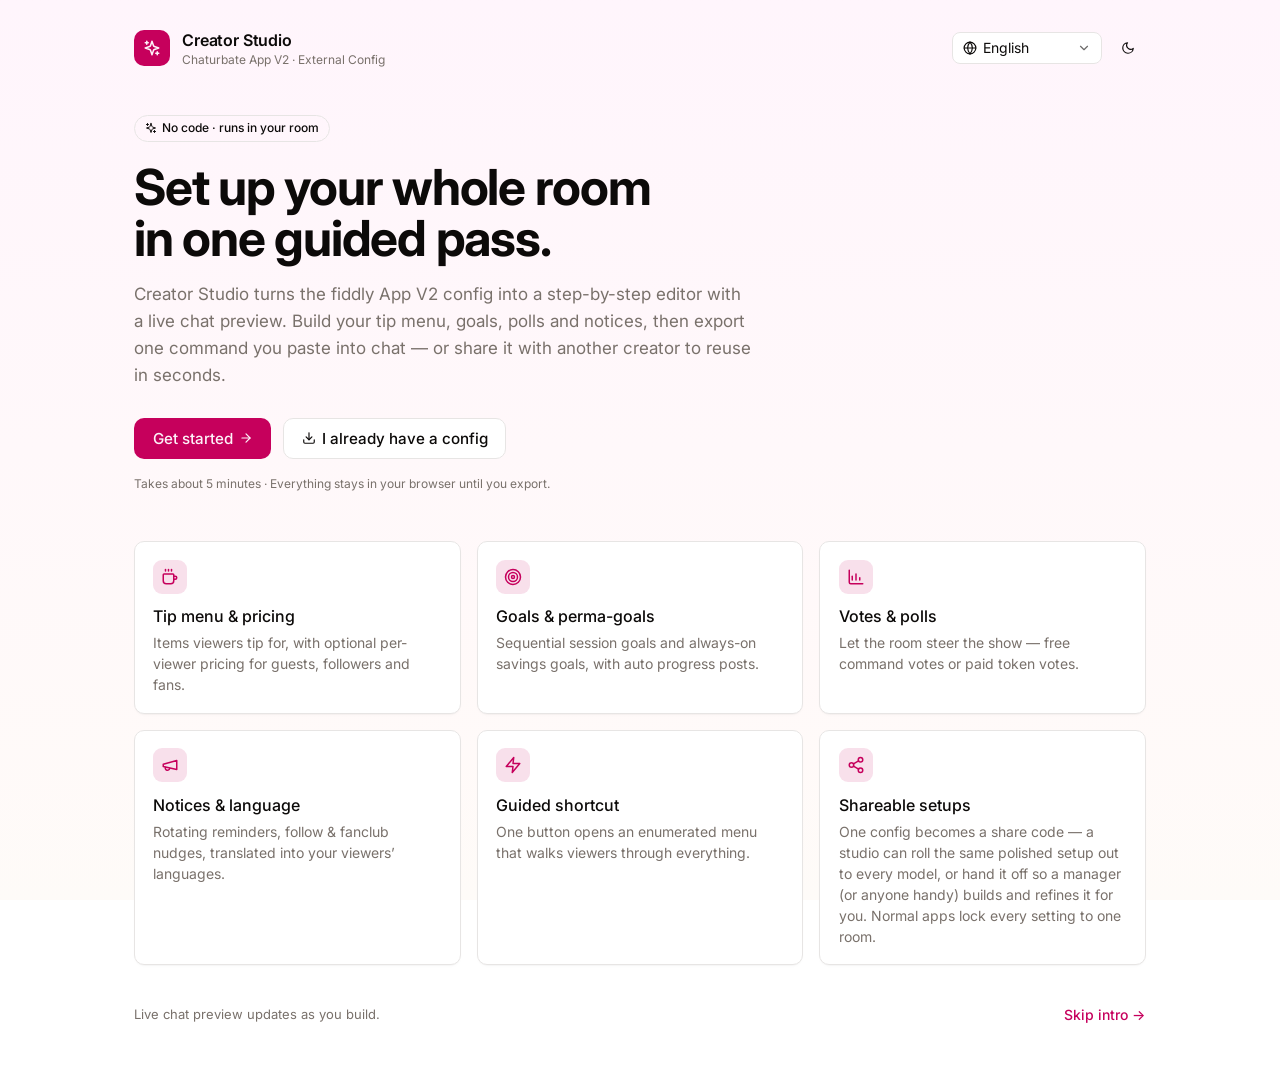
<file: index.html>
<!DOCTYPE html>
<html lang="en" data-density="regular" data-accent="pink">
<head>
<meta charset="UTF-8">
<meta name="viewport" content="width=device-width, initial-scale=1.0">
<meta name="description" content="Creator Studio — a guided configuration editor for the Chaturbate App V2 external config.">
<meta name="color-scheme" content="light dark">
<meta name="theme-color" content="#e91e8c">
<title>Creator Studio — Guided Config</title>
<link rel="preconnect" href="https://fonts.googleapis.com">
<link rel="preconnect" href="https://fonts.gstatic.com" crossorigin>
<link rel="manifest" href="manifest.webmanifest">
<link rel="icon" type="image/png" sizes="192x192" href="icon-192.png">
<link rel="icon" type="image/png" sizes="512x512" href="icon-512.png">
<link rel="apple-touch-icon" href="apple-touch-icon.png">
<meta name="apple-mobile-web-app-capable" content="yes">
<meta name="apple-mobile-web-app-title" content="Creator Studio">
<link rel="stylesheet" href="styles.33d6473c.css">
</head>
<body>
<div id="root"></div>
<script src="vendor.9f0201be.js"></script>
<script src="fflate.f8a0e86f.js"></script>
<script src="app.a1f03cc8.js"></script>
<script>if('serviceWorker' in navigator){addEventListener('load',function(){var had=!!navigator.serviceWorker.controller,refreshing=false;navigator.serviceWorker.addEventListener('controllerchange',function(){if(!had||refreshing)return;refreshing=true;location.reload();});navigator.serviceWorker.register('./sw.js').catch(function(){});});}</script>
</body>
</html>
</file>
<file: styles.33d6473c.css>
@import"https://fonts.googleapis.com/css2?family=Inter:wght@400;500;600;700&display=swap";:root{--background: oklch(1 0 0);--foreground: oklch(.147 .004 49.25);--card: oklch(1 0 0);--card-foreground: oklch(.147 .004 49.25);--popover: oklch(1 0 0);--popover-foreground: oklch(.147 .004 49.25);--primary: oklch(.525 .223 3.958);--primary-foreground: oklch(.971 .014 343.198);--secondary: oklch(.967 .001 286.375);--secondary-foreground: oklch(.21 .006 285.885);--muted: oklch(.97 .001 106.424);--muted-foreground: oklch(.553 .013 58.071);--accent: oklch(.97 .001 106.424);--accent-foreground: oklch(.216 .006 56.043);--destructive: oklch(.577 .245 27.325);--border: oklch(.923 .003 48.717);--input: oklch(.923 .003 48.717);--ring: oklch(.709 .01 56.259);--radius: .625rem;--radius-sm: calc(var(--radius) * .6);--radius-md: calc(var(--radius) * .8);--radius-lg: var(--radius);--radius-xl: calc(var(--radius) * 1.4);--density-scale: 1;--row-h: 2rem;--row-h-sm: 1.75rem;--pad-y: 1rem;--pad-x: 1.25rem;--font-ui: "Inter", "Inter Variable", system-ui, -apple-system, "Segoe UI", sans-serif}.dark{--background: oklch(.147 .004 49.25);--foreground: oklch(.985 .001 106.423);--card: oklch(.216 .006 56.043);--card-foreground: oklch(.985 .001 106.423);--popover: oklch(.216 .006 56.043);--popover-foreground: oklch(.985 .001 106.423);--primary: oklch(.459 .187 3.815);--primary-foreground: oklch(.971 .014 343.198);--secondary: oklch(.274 .006 286.033);--secondary-foreground: oklch(.985 0 0);--muted: oklch(.268 .007 34.298);--muted-foreground: oklch(.709 .01 56.259);--accent: oklch(.268 .007 34.298);--accent-foreground: oklch(.985 .001 106.423);--destructive: oklch(.704 .191 22.216);--border: oklch(1 0 0 / 10%);--input: oklch(1 0 0 / 15%);--ring: oklch(.553 .013 58.071)}html[data-accent=pink]{--primary: oklch(.525 .223 3.958)}html[data-accent=coral]{--primary: oklch(.62 .19 28)}html[data-accent=purple]{--primary: oklch(.52 .22 295)}html[data-accent=blue]{--primary: oklch(.52 .2 250)}.dark[data-accent=pink]{--primary: oklch(.459 .187 3.815)}.dark[data-accent=coral]{--primary: oklch(.56 .16 28)}.dark[data-accent=purple]{--primary: oklch(.46 .18 295)}.dark[data-accent=blue]{--primary: oklch(.46 .16 250)}html[data-density=comfortable]{--density-scale: 1.18;--row-h: 2.25rem;--row-h-sm: 1.95rem;--pad-y: 1.25rem;--pad-x: 1.5rem}html[data-density=compact]{--density-scale: .78;--row-h: 1.75rem;--row-h-sm: 1.5rem;--pad-y: .75rem;--pad-x: 1rem}*,*:before,*:after{box-sizing:border-box}html,body{margin:0;padding:0}body{font-family:var(--font-ui);color:var(--foreground);background:var(--background);-webkit-font-smoothing:antialiased;line-height:1.5}body:before{content:"";position:fixed;inset:0;z-index:-1;pointer-events:none;background:linear-gradient(180deg,oklch(.985 .02 350),#fefbf8)}.dark body:before{background:linear-gradient(180deg,#150d10,#0b0907)}::-webkit-scrollbar{width:8px;height:8px}::-webkit-scrollbar-track{background:transparent}::-webkit-scrollbar-thumb{background:var(--border);border-radius:4px}::-webkit-scrollbar-thumb:hover{background:color-mix(in oklch,var(--muted-foreground) 50%,transparent)}.btn{display:inline-flex;align-items:center;justify-content:center;gap:.375rem;font-family:inherit;font-weight:500;font-size:.875rem;line-height:1;border-radius:var(--radius-lg);padding:0 .625rem;height:var(--row-h);border:1px solid transparent;cursor:pointer;transition:all .15s;white-space:nowrap;user-select:none}.btn:focus-visible{outline:none;border-color:var(--ring);box-shadow:0 0 0 3px color-mix(in oklch,var(--ring) 50%,transparent)}.btn:disabled{opacity:.5;cursor:not-allowed}.btn:active:not(:disabled):not([aria-haspopup]){transform:translateY(1px)}.btn-default{background:var(--primary);color:var(--primary-foreground)}.btn-default:hover:not(:disabled){background:color-mix(in oklch,var(--primary) 90%,black)}.btn-secondary{background:var(--secondary);color:var(--secondary-foreground)}.btn-secondary:hover:not(:disabled){background:color-mix(in oklch,var(--secondary) 80%,black)}.btn-outline{background:var(--background);border-color:var(--border);color:var(--foreground)}.btn-outline:hover:not(:disabled){background:var(--muted)}.dark .btn-outline{background:color-mix(in oklch,var(--input) 30%,transparent)}.dark .btn-outline:hover:not(:disabled){background:color-mix(in oklch,var(--input) 50%,transparent)}.btn-ghost{background:transparent;color:var(--foreground)}.btn-ghost:hover:not(:disabled){background:var(--muted);color:var(--foreground)}.btn-destructive{background:color-mix(in oklch,var(--destructive) 10%,transparent);color:var(--destructive)}.btn-destructive:hover:not(:disabled){background:color-mix(in oklch,var(--destructive) 20%,transparent)}.btn-link{background:transparent;color:var(--primary);text-decoration:none;padding:0;height:auto}.btn-link:hover:not(:disabled){text-decoration:underline}.btn-sm{height:var(--row-h-sm);padding:0 .625rem;font-size:.8rem;border-radius:var(--radius-md);gap:.25rem}.btn-icon{padding:0;width:var(--row-h)}.btn-icon.btn-sm{width:var(--row-h-sm)}.input,.textarea,.select-trigger{display:flex;align-items:center;width:100%;height:var(--row-h);padding:0 .625rem;border:1px solid var(--input);border-radius:var(--radius-md);background:var(--background);color:var(--foreground);font-family:inherit;font-size:.875rem;line-height:1.4;transition:border-color .15s,box-shadow .15s}.dark .input,.dark .textarea,.dark .select-trigger{background:color-mix(in oklch,var(--input) 30%,transparent)}.input:focus,.textarea:focus,.select-trigger:focus,.input[data-focus=true],.select-trigger[data-focus=true]{outline:none;border-color:var(--ring);box-shadow:0 0 0 3px color-mix(in oklch,var(--ring) 30%,transparent)}.input::placeholder,.textarea::placeholder{color:var(--muted-foreground)}.textarea{height:auto;min-height:calc(var(--row-h) * 2);padding:.5rem .625rem;resize:vertical}.input[aria-invalid=true],.textarea[aria-invalid=true]{border-color:var(--destructive);box-shadow:0 0 0 3px color-mix(in oklch,var(--destructive) 20%,transparent)}.select-trigger{cursor:pointer;justify-content:space-between;gap:.5rem}.card{background:var(--card);color:var(--card-foreground);border:1px solid var(--border);border-radius:var(--radius-lg);box-shadow:0 1px #00000005,0 2px 4px -2px #0000000a}.card-header{padding:var(--pad-y) var(--pad-x) 0}.card-content{padding:var(--pad-y) var(--pad-x)}.card-content+.card-content{padding-top:0}.card-footer{padding:0 var(--pad-x) var(--pad-y);display:flex;align-items:center;gap:.5rem}.card-title{font-size:1rem;font-weight:600;letter-spacing:-.01em;margin:0}.card-description{font-size:.875rem;color:var(--muted-foreground);margin:.25rem 0 0}.badge{display:inline-flex;align-items:center;gap:.25rem;padding:.0625rem .5rem;font-size:.75rem;font-weight:500;border-radius:9999px;border:1px solid transparent;white-space:nowrap;line-height:1.4}.badge-default{background:var(--primary);color:var(--primary-foreground)}.badge-secondary{background:var(--secondary);color:var(--secondary-foreground)}.badge-outline{background:transparent;color:var(--foreground);border-color:var(--border)}.badge-success{background:#d4f1d4;color:#17501d}.dark .badge-success{background:#112812;color:#a5e0a5}.badge-warning{background:oklch(.93 .08 80);color:oklch(.42 .12 60)}.dark .badge-warning{background:#3b1e02;color:#fecb74}.badge-destructive{background:color-mix(in oklch,var(--destructive) 12%,transparent);color:var(--destructive)}.switch{position:relative;display:inline-block;width:32px;height:18px;flex-shrink:0;cursor:pointer}.switch input{display:none}.switch-track{position:absolute;inset:0;background:color-mix(in oklch,var(--input) 100%,transparent);border-radius:9999px;transition:background .18s}.dark .switch-track{background:color-mix(in oklch,var(--input) 100%,transparent)}.switch-thumb{position:absolute;top:2px;left:2px;width:14px;height:14px;background:#fff;border-radius:50%;transition:left .18s,background .18s;box-shadow:0 1px 2px #0003}.switch[data-checked=true] .switch-track{background:var(--primary)}.switch[data-checked=true] .switch-thumb{left:16px}.field{display:flex;flex-direction:column;gap:calc(.375rem * var(--density-scale))}.field-row{display:flex;align-items:center;justify-content:space-between;gap:1rem}.field-label{font-size:.8125rem;font-weight:500;color:var(--foreground);line-height:1.3}.field-description{font-size:.75rem;color:var(--muted-foreground);line-height:1.4}.field[data-invalid=true] .field-label,.field[data-invalid=true] .field-description{color:var(--destructive)}.field-group{display:flex;flex-direction:column;gap:calc(1rem * var(--density-scale))}.tabs-list{display:inline-flex;align-items:center;padding:.1875rem;background:var(--muted);border-radius:var(--radius-md);gap:2px;border:1px solid var(--border)}.tabs-trigger{padding:.25rem .625rem;font-size:.8125rem;font-weight:500;border-radius:calc(var(--radius-md) - 2px);cursor:pointer;border:none;background:transparent;color:var(--muted-foreground);transition:all .15s;font-family:inherit;display:inline-flex;align-items:center;gap:.25rem}.tabs-trigger[data-state=active]{background:var(--background);color:var(--foreground);box-shadow:0 1px 2px #0000000f}.tabs-trigger:hover:not([data-state=active]){color:var(--foreground)}.lang-dot{width:6px;height:6px;border-radius:9999px;display:inline-block;box-sizing:border-box;flex-shrink:0}.lang-dot[data-set=true]{background:var(--primary)}.lang-dot[data-set=false]{background:transparent;border:1.5px solid var(--muted-foreground);opacity:.7}.separator{height:1px;background:var(--border);border:none;margin:0}.separator-v{width:1px;height:100%;background:var(--border)}.alert{display:flex;gap:.625rem;padding:.625rem .875rem;border:1px solid var(--border);border-radius:var(--radius-md);background:var(--card);font-size:.8125rem}.alert-title{font-weight:500;margin:0 0 .125rem;line-height:1.3}.alert-description{color:var(--muted-foreground);line-height:1.5}.alert-info{background:oklch(.97 .04 240);border-color:#9ed5fd}.alert-info .alert-title{color:oklch(.4 .15 240)}.dark .alert-info{background:#001d2f;border-color:oklch(.32 .08 240)}.dark .alert-info .alert-title{color:#9ed5fd}.alert-warning{background:oklch(.96 .05 80);border-color:#f5bf81}.alert-warning .alert-title{color:oklch(.45 .13 60)}.dark .alert-warning{background:#2e1602;border-color:oklch(.32 .08 60)}.dark .alert-warning .alert-title{color:#f0c781}.alert-success{background:#e5fde5;border-color:#aedcae}.alert-success .alert-title{color:#095717}.dark .alert-success{background:#09200b;border-color:#133d17}.dark .alert-success .alert-title{color:#a5e0a5}.alert-destructive{background:oklch(.97 .04 25);border-color:oklch(.85 .1 25)}.alert-destructive .alert-title{color:var(--destructive)}.dark .alert-destructive{background:#310d0c;border-color:#621d1c}.alert-protip{background:color-mix(in oklch,var(--primary) 6%,transparent);border-color:color-mix(in oklch,var(--primary) 25%,transparent)}.alert-protip .alert-title{color:var(--primary)}.tooltip{position:absolute;z-index:50;padding:.25rem .5rem;background:var(--foreground);color:var(--background);font-size:.75rem;border-radius:var(--radius-sm);pointer-events:none;max-width:240px;line-height:1.4}.dialog-overlay{position:fixed;inset:0;background:#00000080;z-index:100;backdrop-filter:blur(2px);display:flex;align-items:center;justify-content:center;padding:1rem;animation:fadeIn .18s ease}@keyframes fadeIn{0%{opacity:0}to{opacity:1}}.dialog{background:var(--background);border:1px solid var(--border);border-radius:var(--radius-xl);width:100%;max-width:520px;max-height:90vh;overflow-y:auto;padding:1.25rem;box-shadow:0 20px 50px #00000040;animation:dialogIn .2s cubic-bezier(.2,.8,.2,1)}@keyframes dialogIn{0%{transform:translateY(8px);opacity:0}to{transform:translateY(0);opacity:1}}.dialog-header{margin-bottom:.875rem}.dialog-title{font-size:1rem;font-weight:600;letter-spacing:-.01em;margin:0}.dialog-description{font-size:.8125rem;color:var(--muted-foreground);margin:.25rem 0 0}.swatch{width:16px;height:16px;border-radius:4px;border:1px solid oklch(0 0 0 / .1);flex-shrink:0;display:inline-block}.sortable-row{display:flex;align-items:center;gap:.5rem;padding:calc(.5rem * var(--density-scale)) .625rem;border:1px solid var(--border);border-radius:var(--radius-md);background:var(--card)}.sortable-row[data-dragging=true]{opacity:.4}.drag-handle{color:var(--muted-foreground);cursor:grab;padding:.25rem}.drag-handle:active{cursor:grabbing}.setup-item{padding:calc(.875rem * var(--density-scale)) 1rem;border:1px solid var(--border);border-radius:var(--radius-md);background:var(--card);transition:border-color .15s,background .15s,box-shadow .15s}.setup-item[data-on=true]{border-color:var(--primary);background:color-mix(in oklch,var(--primary) 5%,var(--card));box-shadow:inset 3px 0 0 0 var(--primary)}.tip-table{width:100%;border-collapse:collapse;font-size:.875rem}.tip-table thead tr{background:var(--muted)}.tip-table th{padding:.5rem .75rem;font-size:.7rem;text-transform:uppercase;letter-spacing:.05em;color:var(--muted-foreground);font-weight:600}.tip-table tbody tr{border-top:1px solid var(--border);transition:background .12s}.tip-table tbody tr:hover{background:color-mix(in oklch,var(--primary) 5%,transparent)}.tip-table td{padding:calc(.5rem * var(--density-scale)) .75rem}.collapsible[data-open=true]{border:1px solid var(--border);border-radius:var(--radius-md);background:var(--card);overflow:hidden}.collapse-trigger{display:flex;align-items:center;gap:.5rem;padding:calc(.625rem * var(--density-scale)) .875rem;background:var(--card);border:1px solid var(--border);border-radius:var(--radius-md);cursor:pointer;width:100%;font-family:inherit;font-size:.8125rem;font-weight:500;color:var(--foreground);text-align:left;transition:background .15s}.collapse-trigger:hover{background:var(--muted)}.collapsible[data-open=true] .collapse-trigger{border:none;border-bottom:1px solid var(--border);border-radius:0;background:var(--muted)}.collapse-trigger .chevron{margin-left:auto;transition:transform .18s}.collapse-trigger[data-open=true] .chevron{transform:rotate(180deg)}.collapse-content{padding:calc(1rem * var(--density-scale)) .875rem}.shell{min-height:100vh;display:flex;flex-direction:column}.app-header{position:sticky;top:0;z-index:30;background:color-mix(in oklch,var(--background) 90%,transparent);backdrop-filter:blur(8px);border-bottom:1px solid var(--border)}.app-header-inner{display:flex;align-items:center;gap:1rem;padding:.625rem 1.5rem;max-width:1480px;margin:0 auto}.app-body{flex:1;max-width:1480px;margin:0 auto;width:100%;padding:calc(1.25rem * var(--density-scale)) 1.5rem 5rem;display:grid;grid-template-columns:minmax(0,1fr) 400px;gap:calc(1.25rem * var(--density-scale));align-items:start}.app-body[data-layout=sidebar]{grid-template-columns:240px minmax(0,1fr) 380px}.side-nav{position:sticky;top:64px;display:flex;flex-direction:column;gap:.125rem;background:var(--card);border:1px solid var(--border);border-radius:var(--radius-lg);padding:.625rem}.side-nav-progress{padding:.25rem .5rem .75rem;margin-bottom:.375rem;border-bottom:1px solid var(--border)}.side-nav-bar{height:6px;background:var(--muted);border-radius:9999px;overflow:hidden}.side-nav-bar-fill{height:100%;background:var(--primary);border-radius:9999px;transition:width .3s}.side-nav-item{display:flex;align-items:center;gap:.625rem;padding:.5rem .625rem;border-radius:var(--radius-md);border:none;background:transparent;cursor:pointer;font-family:inherit;font-size:.8125rem;font-weight:500;color:var(--muted-foreground);transition:all .15s;text-align:left}.side-nav-item:hover:not([data-active=true]){background:var(--muted);color:var(--foreground)}.side-nav-item[data-active=true]{background:var(--primary);color:var(--primary-foreground)}.side-nav-item[data-active=true] .step-num{background:color-mix(in oklch,var(--primary-foreground) 25%,transparent);color:var(--primary-foreground)}.tabs-nav{display:flex;align-items:center;gap:.125rem;background:var(--card);border:1px solid var(--border);border-radius:var(--radius-lg);padding:.375rem;overflow-x:auto;scrollbar-width:none}.tabs-nav::-webkit-scrollbar{display:none}.tabs-nav-item{display:inline-flex;align-items:center;gap:.5rem;flex-shrink:0;padding:.375rem .75rem;border:none;background:transparent;border-radius:var(--radius-md);cursor:pointer;font-family:inherit;font-size:.8125rem;font-weight:500;color:var(--muted-foreground);transition:all .15s}.tabs-nav-item:hover:not([data-active=true]){color:var(--foreground);background:var(--muted)}.tabs-nav-item[data-active=true]{color:var(--primary-foreground);background:var(--primary)}.stepper{display:flex;align-items:center;gap:.125rem;padding:.375rem;background:var(--card);border:1px solid var(--border);border-radius:var(--radius-lg);overflow-x:auto;scrollbar-width:none}.stepper::-webkit-scrollbar{display:none}.step-btn{display:flex;align-items:center;gap:.5rem;padding:.375rem .625rem;border-radius:var(--radius-md);border:none;background:transparent;cursor:pointer;flex-shrink:0;font-family:inherit;font-size:.8125rem;font-weight:500;color:var(--muted-foreground);transition:all .15s}.step-btn:hover:not([data-active=true]){color:var(--foreground);background:var(--muted)}.step-btn[data-active=true]{background:var(--primary);color:var(--primary-foreground)}.step-btn[data-status=done] .step-num{background:#d7f5d7;color:#095717}.dark .step-btn[data-status=done] .step-num{background:#112e13;color:#9bd69c}.step-num{display:inline-flex;align-items:center;justify-content:center;width:18px;height:18px;border-radius:50%;font-size:.7rem;font-weight:600;background:var(--muted);color:var(--muted-foreground)}.step-btn[data-active=true] .step-num{background:color-mix(in oklch,var(--primary-foreground) 25%,transparent);color:var(--primary-foreground)}.step-sep{width:12px;height:1px;background:var(--border);flex-shrink:0}.preview-pane{position:sticky;top:64px}.preview-header{display:flex;align-items:center;justify-content:space-between;margin-bottom:.625rem}.preview-meta{font-size:.75rem;color:var(--muted-foreground)}.cb-chat{font-family:Tahoma,Arial,Helvetica,sans-serif;font-size:12px;line-height:16pt;border-radius:var(--radius-lg);overflow:hidden;border:1px solid var(--border)}.cb-chat[data-theme=dark]{background:#1d1023;color:#d4cad0}.cb-chat[data-theme=light]{background:#fff;color:#1d0e1a}.cb-msg-list{padding:5px;display:flex;flex-direction:column;gap:2px}.cb-msg{padding:2px 6px 3px;word-break:break-word;overflow-wrap:break-word}.cb-notice{display:flex;align-items:flex-start;gap:4px;padding:3px 6px;border-radius:3px;font-family:Arial,Helvetica,sans-serif;word-break:break-word;overflow-wrap:break-word}.cb-notice-body{flex:1;min-width:0}.cb-notice-prefix{font-weight:700}.cb-msg-bg{display:inline;padding:2px 4px;border-radius:4px;box-decoration-break:clone;-webkit-box-decoration-break:clone;font-family:Arial,Helvetica,sans-serif}.cb-msg-user{padding:2px 6px 3px;font-family:Tahoma,Arial,Helvetica,sans-serif}.cb-username{font-weight:700;cursor:pointer}.cb-username-mention{font-weight:700}.cb-shortcode{color:#1a73e8;font-weight:700;text-decoration:underline;text-underline-offset:2px;cursor:pointer}.cb-chat[data-theme=dark] .cb-shortcode{color:#6fb0ff}.cb-notice .cb-shortcode{color:#0b57b3}.cb-collapse-toggle{display:inline-flex;align-items:center;justify-content:center;width:18px;height:18px;border-radius:4px;flex-shrink:0;background:#0000001f;color:inherit;border:none;cursor:pointer;margin-top:1px}.kbd{font-family:ui-monospace,SFMono-Regular,Menlo,monospace;font-size:.75rem;padding:.0625rem .375rem;background:var(--muted);border-radius:var(--radius-sm);border:1px solid var(--border);display:inline-block;line-height:1.4}.mono{font-family:ui-monospace,SFMono-Regular,Menlo,monospace;font-size:.8125rem}.flex{display:flex}.grid{display:grid}.inline-flex{display:inline-flex}.items-center{align-items:center}.items-start{align-items:flex-start}.items-end{align-items:flex-end}.justify-between{justify-content:space-between}.justify-end{justify-content:flex-end}.justify-center{justify-content:center}.flex-col{flex-direction:column}.flex-wrap{flex-wrap:wrap}.flex-1{flex:1;min-width:0}.gap-1{gap:calc(.25rem * var(--density-scale))}.gap-2{gap:calc(.5rem * var(--density-scale))}.gap-3{gap:calc(.75rem * var(--density-scale))}.gap-4{gap:calc(1rem * var(--density-scale))}.gap-6{gap:calc(1.5rem * var(--density-scale))}.w-full{width:100%}.text-sm{font-size:.875rem}.text-xs{font-size:.75rem}.text-lg{font-size:1.125rem}.text-xl{font-size:1.25rem}.text-2xl{font-size:1.5rem}.font-semibold{font-weight:600}.font-medium{font-weight:500}.text-muted{color:var(--muted-foreground)}.text-foreground{color:var(--foreground)}.text-primary{color:var(--primary)}.text-destructive{color:var(--destructive)}.tracking-tight{letter-spacing:-.01em}.leading-tight{line-height:1.25}.mt-1{margin-top:calc(.25rem * var(--density-scale))}.mt-2{margin-top:calc(.5rem * var(--density-scale))}.mt-3{margin-top:calc(.75rem * var(--density-scale))}.mt-4{margin-top:calc(1rem * var(--density-scale))}.mt-6{margin-top:calc(1.5rem * var(--density-scale))}.mb-1{margin-bottom:calc(.25rem * var(--density-scale))}.mb-2{margin-bottom:calc(.5rem * var(--density-scale))}.mb-3{margin-bottom:calc(.75rem * var(--density-scale))}.mb-4{margin-bottom:calc(1rem * var(--density-scale))}.mb-6{margin-bottom:calc(1.5rem * var(--density-scale))}.p-2{padding:calc(.5rem * var(--density-scale))}.p-3{padding:calc(.75rem * var(--density-scale))}.p-4{padding:calc(1rem * var(--density-scale))}.px-2{padding-left:.5rem;padding-right:.5rem}.py-1{padding-top:.25rem;padding-bottom:.25rem}.rounded{border-radius:var(--radius-md)}.rounded-full{border-radius:9999px}.overflow-hidden{overflow:hidden}.relative{position:relative}.shrink-0{flex-shrink:0}.cursor-pointer{cursor:pointer}.opacity-50{opacity:.5}.opacity-70{opacity:.7}.landing{max-width:1060px;margin:0 auto;width:100%;padding:1.25rem 1.5rem 4rem;min-height:100vh;display:flex;flex-direction:column}.landing-topbar{display:flex;align-items:center;justify-content:space-between;padding:.5rem 0 3rem}.landing-mark{width:36px;height:36px;border-radius:10px;background:var(--primary);color:var(--primary-foreground);display:flex;align-items:center;justify-content:center}.landing-hero{max-width:720px}.landing-eyebrow{gap:.35rem;padding:.25rem .6rem}.landing-title{font-size:clamp(2rem,4.6vw,3.1rem);line-height:1.04;letter-spacing:-.025em;font-weight:700;margin:1.25rem 0 0;text-wrap:balance}.landing-sub{font-size:1.0625rem;color:var(--muted-foreground);line-height:1.6;margin:1rem 0 0;max-width:620px;text-wrap:pretty}.landing-cta{display:flex;gap:.75rem;flex-wrap:wrap;margin-top:1.75rem}.landing-cta .btn{height:2.6rem;padding:0 1.1rem;font-size:.95rem}.landing-note{margin-top:1rem}.landing-grid{display:grid;grid-template-columns:repeat(3,1fr);gap:1rem;margin-top:3rem}.landing-card{background:var(--card);border:1px solid var(--border);border-radius:var(--radius-lg);padding:1.1rem 1.15rem;box-shadow:0 1px #00000005,0 2px 4px -2px #0000000a}.landing-card-icon{width:34px;height:34px;border-radius:9px;display:flex;align-items:center;justify-content:center;background:color-mix(in oklch,var(--primary) 12%,transparent);color:var(--primary);margin-bottom:.65rem}.landing-foot{margin-top:auto;padding-top:2.5rem;display:flex;align-items:center;justify-content:space-between;font-size:.8125rem;color:var(--muted-foreground)}@media (max-width: 860px){.landing-grid{grid-template-columns:1fr 1fr}}@media (max-width: 560px){.landing-grid{grid-template-columns:1fr}.landing-topbar{padding-bottom:1.75rem}}.step-column{display:flex;flex-direction:column;min-width:0}.step-body{min-width:0}@media (min-width: 1101px){.step-column{min-height:calc(100vh - 9.5rem)}.step-footer{margin-top:auto;padding-top:1.5rem}}@media (max-width: 1100px){.app-body,.app-body[data-layout=sidebar]{grid-template-columns:minmax(0,1fr)}.preview-pane{position:static}.side-nav{position:static;flex-direction:row;flex-wrap:wrap;gap:.375rem;padding:.5rem;align-items:stretch}.side-nav-progress{display:none}.side-nav-item{flex:1 1 auto;min-width:max-content;justify-content:center;gap:.4rem;padding:.4rem .7rem;border:1px solid var(--border);border-radius:9999px;white-space:nowrap}.side-nav-item[data-active=true]{border-color:var(--primary)}.side-nav-item[data-active=true]>svg:last-of-type{display:none}.side-nav-item>span:nth-of-type(1){flex:0 0 auto}.side-nav-item>span:nth-of-type(2){flex:0 0 auto;text-align:center}}@media (max-width: 460px){.side-nav-item>svg:first-of-type{display:none}}.var-field-head{display:flex;align-items:center;justify-content:space-between;gap:.5rem;flex-wrap:wrap;margin-bottom:.375rem}.var-field-head .field-label{margin-bottom:0}.var-menu-row{display:flex;align-items:center;gap:.25rem;flex-wrap:wrap}.var-field-head--flow{display:block;line-height:2}.var-field-head--flow:after{content:"";display:block;clear:both}.var-field-head--flow .var-menu-row{float:right;margin-left:.75rem}.var-field-head--flow .field-label{display:inline;margin-right:.5rem;vertical-align:middle}.lang-switch{display:inline}.lang-chip{display:inline-flex;align-items:center;gap:.4rem;vertical-align:middle;padding:.2rem .6rem;margin:0 .3rem .3rem 0;cursor:pointer;font-family:inherit;font-size:.8125rem;font-weight:500;line-height:1;border-radius:9999px;border:1px solid var(--border);background:var(--muted);color:var(--muted-foreground);transition:all .15s}.lang-chip[data-state=active]{background:var(--background);color:var(--foreground);box-shadow:0 1px 2px #0000000f}.lang-chip[data-state=inactive]:hover{color:var(--foreground)}.var-menu-lead{font-size:.6875rem;color:var(--muted-foreground);margin-right:.125rem}.var-dd{position:relative}.var-chip{display:inline-flex;align-items:center;gap:.25rem;padding:.125rem .4rem;height:1.5rem;font-size:.6875rem;font-family:inherit;color:var(--muted-foreground);background:var(--muted);border:1px solid var(--border);border-radius:9999px;cursor:pointer;transition:all .12s}.var-chip:hover{color:var(--foreground);border-color:var(--ring)}.var-chip[data-open=true]{color:var(--primary);border-color:var(--primary);background:color-mix(in oklch,var(--primary) 10%,transparent)}.var-chip .mono{font-size:.6875rem}.var-chip-caret{transition:transform .12s}.var-chip[data-open=true] .var-chip-caret{transform:rotate(180deg)}.var-menu{z-index:80;background:var(--popover);border:1px solid var(--border);border-radius:var(--radius-md);box-shadow:0 12px 32px #00000038;overflow:hidden}.var-menu-note{padding:.5rem .625rem;font-size:.6875rem;line-height:1.45;color:var(--muted-foreground);border-bottom:1px solid var(--border);background:var(--muted)}.var-menu-list{max-height:264px;overflow-y:auto;padding:.25rem}.var-item{display:flex;flex-direction:column;gap:.0625rem;width:100%;text-align:left;padding:.3rem .45rem;border:none;cursor:pointer;background:transparent;border-radius:var(--radius-sm);font-family:inherit}.var-item:hover{background:var(--accent)}.var-item-code{font-family:ui-monospace,SFMono-Regular,Menlo,monospace;font-size:.75rem;color:var(--primary);font-weight:600}.var-item-desc{font-size:.6875rem;color:var(--muted-foreground);line-height:1.3}.logo-home{cursor:pointer;border-radius:var(--radius-md)}.logo-home:hover{opacity:.82}
</file>
